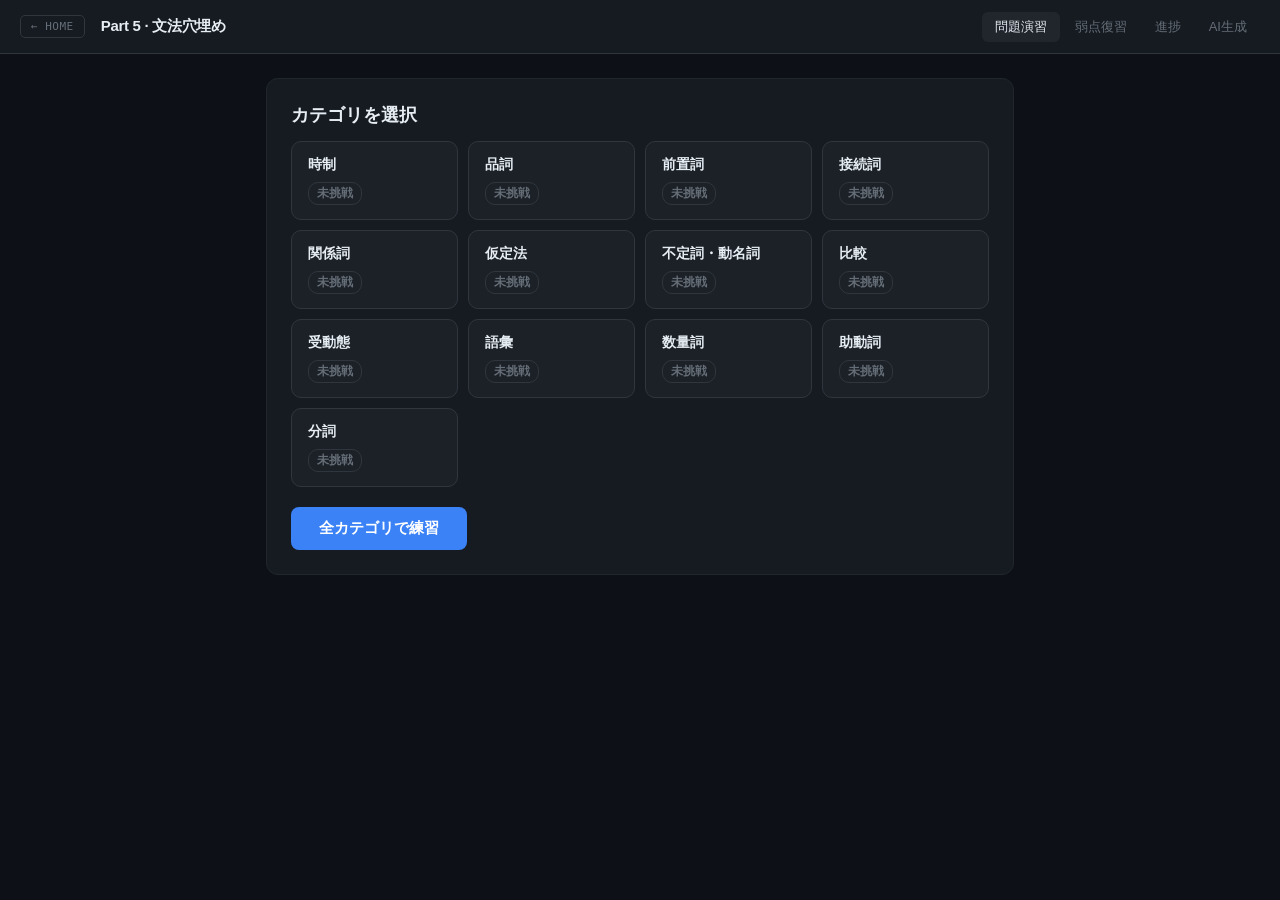
<file: part5.html>
<!DOCTYPE html>
<html lang="ja">
<head>
  <meta charset="UTF-8" />
  <meta name="viewport" content="width=device-width, initial-scale=1.0" />
  <title>TOEIC Part 5 — 文法穴埋め</title>
  <link rel="manifest" href="manifest.json" />
  <link rel="apple-touch-icon" href="apple-touch-icon.png" />
  <meta name="apple-mobile-web-app-capable" content="yes" />
  <meta name="apple-mobile-web-app-status-bar-style" content="black-translucent" />
  <meta name="apple-mobile-web-app-title" content="TOEIC Part 5" />
  <meta name="theme-color" content="#0d1117" />
  <link rel="stylesheet" href="style.css" />
</head>
<body>
  <div id="app">
    <!-- ナビゲーション -->
    <nav class="nav">
      <a class="nav-home-btn" href="index.html">← HOME</a>
      <div class="nav-brand">Part 5 · 文法穴埋め</div>
      <div class="nav-links">
        <button class="nav-btn active" data-page="practice" onclick="showPage('practice')">問題演習</button>
        <button class="nav-btn" data-page="review" onclick="showPage('review')">弱点復習</button>
        <button class="nav-btn" data-page="progress" onclick="showPage('progress')">進捗</button>
        <button class="nav-btn" data-page="generate" onclick="showPage('generate')">AI生成</button>
      </div>
    </nav>

    <!-- 問題演習ページ -->
    <div id="page-practice" class="page active">
      <div class="container">
        <!-- カテゴリ選択 -->
        <div id="category-select-area" class="card">
          <h2 class="section-title">カテゴリを選択</h2>
          <div id="category-grid" class="category-grid"></div>
          <div class="mt-20">
            <button class="btn btn-primary btn-lg" onclick="startPractice('all')">全カテゴリで練習</button>
          </div>
        </div>

        <!-- 問題表示エリア -->
        <div id="question-area" class="hidden">
          <div class="question-header">
            <span id="question-counter" class="question-counter"></span>
            <div class="timer-container">
              <span id="question-timer" class="timer-display">0:45</span>
              <span class="timer-label">残り時間</span>
            </div>
            <span id="question-category-badge" class="badge"></span>
          </div>
          <div class="card">
            <p id="question-text" class="question-text"></p>
            <div id="choices" class="choices"></div>
          </div>
          <div id="explanation-area" class="hidden">
            <div id="result-banner" class="result-banner"></div>
            <div id="time-taken-display" class="time-taken-display"></div>
            <div class="card explanation-card">
              <div id="translation-box" class="translation-box"></div>
              <h3 class="explanation-title">解説</h3>
              <p id="explanation-text" class="explanation-text"></p>
              <div id="grammar-point" class="grammar-point"></div>
            </div>
            <div class="btn-row">
              <button class="btn btn-secondary" onclick="endSession()">終了</button>
              <button class="btn btn-primary" onclick="nextQuestion()">次の問題 →</button>
            </div>
          </div>
        </div>

        <!-- セッション結果 -->
        <div id="session-result" class="hidden">
          <div class="card result-card">
            <h2 class="result-title">セッション結果</h2>
            <div class="result-score-area">
              <div class="result-score" id="result-score-display"></div>
              <div class="result-label">正解率</div>
            </div>
            <div id="result-stats" class="result-stats"></div>
            <div class="btn-row">
              <button class="btn btn-secondary" onclick="showCategorySelect()">カテゴリ選択へ</button>
              <button class="btn btn-primary" onclick="startPractice(currentCategory)">もう一度</button>
            </div>
          </div>
        </div>
      </div>
    </div>

    <!-- 弱点復習ページ -->
    <div id="page-review" class="page hidden">
      <div class="container">
        <div class="card">
          <h2 class="section-title">弱点復習</h2>
          <p class="section-desc">間違えた問題・苦手な問題をもう一度解きましょう</p>
          <div id="review-list"></div>
          <div id="review-empty" class="empty-msg hidden">
            間違えた問題がまだありません。問題演習から始めましょう！
          </div>
        </div>
        <div id="review-question-area" class="hidden">
          <div class="question-header">
            <span id="review-counter" class="question-counter"></span>
            <div class="timer-container">
              <span id="review-timer" class="timer-display">0:45</span>
              <span class="timer-label">残り時間</span>
            </div>
            <span id="review-category-badge" class="badge"></span>
          </div>
          <div class="card">
            <p id="review-question-text" class="question-text"></p>
            <div id="review-choices" class="choices"></div>
          </div>
          <div id="review-explanation-area" class="hidden">
            <div id="review-result-banner" class="result-banner"></div>
            <div id="review-time-taken-display" class="time-taken-display"></div>
            <div class="card explanation-card">
              <div id="review-translation-box" class="translation-box"></div>
              <h3 class="explanation-title">解説</h3>
              <p id="review-explanation-text" class="explanation-text"></p>
              <div id="review-grammar-point" class="grammar-point"></div>
            </div>
            <div class="btn-row">
              <button class="btn btn-secondary" onclick="endReview()">復習リストへ</button>
              <button class="btn btn-primary" onclick="nextReviewQuestion()">次の問題 →</button>
            </div>
          </div>
        </div>
      </div>
    </div>

    <!-- 進捗ページ -->
    <div id="page-progress" class="page hidden">
      <div class="container">
        <div class="card">
          <h2 class="section-title">学習進捗</h2>
          <div class="stats-overview" id="stats-overview"></div>
        </div>
        <div class="card">
          <h3 class="section-title">カテゴリ別成績</h3>
          <div id="category-stats"></div>
        </div>
        <div class="card">
          <h3 class="section-title">最近の学習履歴</h3>
          <div id="history-list"></div>
        </div>
        <div class="mt-20">
          <button class="btn btn-danger" onclick="resetProgress()">進捗をリセット</button>
        </div>
      </div>
    </div>

    <!-- AI生成ページ -->
    <div id="page-generate" class="page hidden">
      <div class="container">
        <div class="card">
          <h2 class="section-title">AI問題生成</h2>
          <p class="section-desc">Anthropic APIで新しいTOEIC Part 5問題を自動生成します</p>

          <div class="api-key-area">
            <label class="form-label">Anthropic APIキー</label>
            <input type="password" id="api-key-input" class="form-input" placeholder="sk-ant-..." />
            <p class="form-hint">キーはこのブラウザのローカルストレージにのみ保存されます</p>
          </div>

          <div class="gen-options">
            <div class="form-group">
              <label class="form-label">カテゴリ</label>
              <select id="gen-category" class="form-select"></select>
            </div>
            <div class="form-group">
              <label class="form-label">生成数</label>
              <select id="gen-count" class="form-select">
                <option value="1">1問</option>
                <option value="3" selected>3問</option>
                <option value="5">5問</option>
                <option value="10">10問</option>
                <option value="15">15問</option>
                <option value="20">20問</option>
              </select>
            </div>
          </div>

          <button id="generate-btn" class="btn btn-primary btn-lg" onclick="generateQuestions()">AIで問題を生成</button>
          <div id="gen-status" class="gen-status"></div>
        </div>

        <div class="card">
          <h3 class="section-title">生成済み問題</h3>
          <div id="generated-list"></div>
        </div>
      </div>
    </div>
  </div>

  <script src="questions.js"></script>
  <script src="app.js"></script>
</body>
</html>
</file>
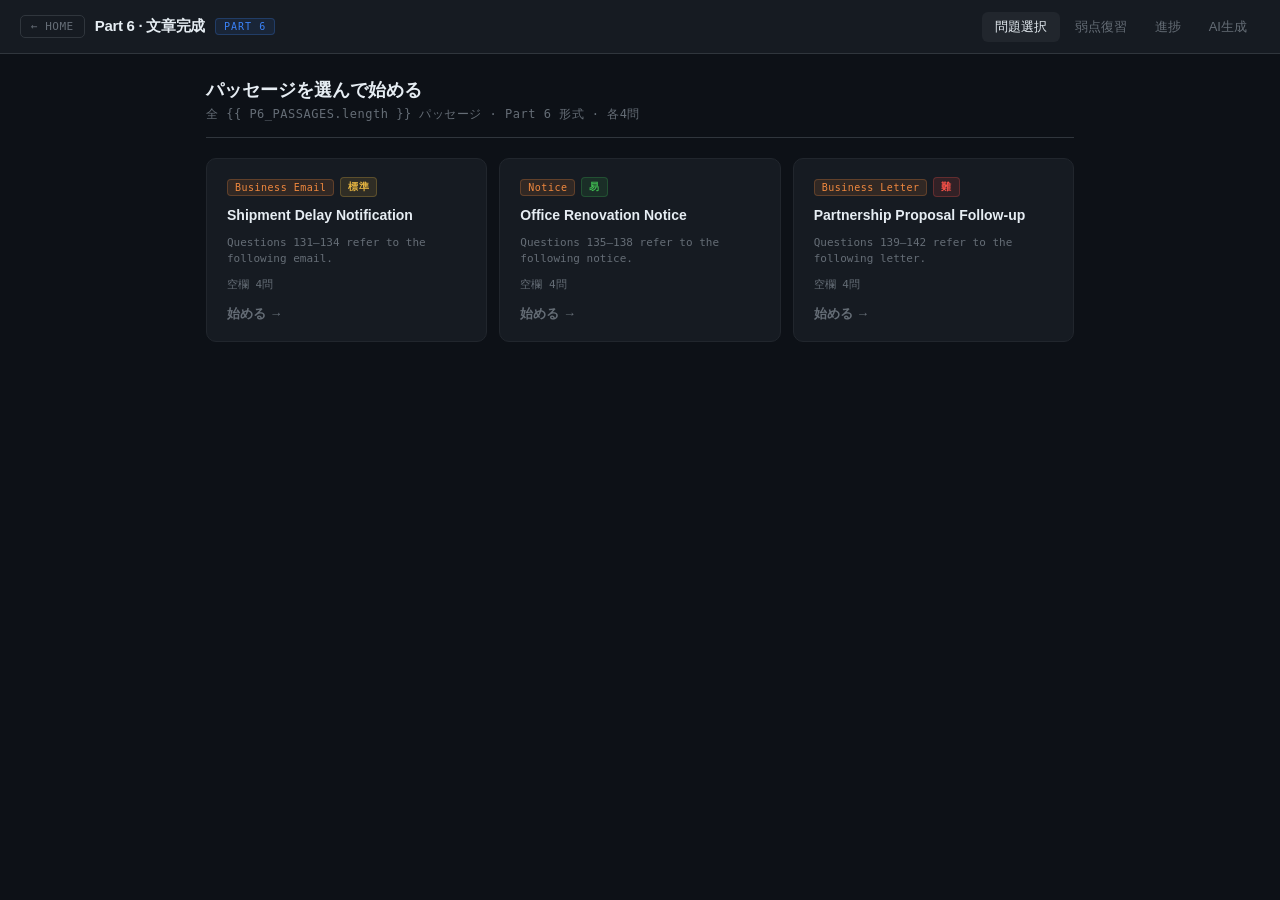
<file: part6.html>
<!DOCTYPE html>
<html lang="ja">
<head>
  <meta charset="UTF-8" />
  <meta name="viewport" content="width=device-width, initial-scale=1.0" />
  <title>TOEIC Part 6 — 文章完成</title>
  <link rel="manifest" href="manifest.json" />
  <link rel="apple-touch-icon" href="apple-touch-icon.png" />
  <meta name="apple-mobile-web-app-capable" content="yes" />
  <meta name="apple-mobile-web-app-status-bar-style" content="black-translucent" />
  <meta name="apple-mobile-web-app-title" content="TOEIC Part 6" />
  <meta name="theme-color" content="#0d1117" />
  <link rel="stylesheet" href="shared.css" />
  <style>
    /* ── Part 6 specific styles ── */
    .p6-page { min-height: calc(100vh - 54px); }

    /* ── Select page ── */
    .p6-select-container { max-width: 900px; margin: 0 auto; padding: 24px 16px; }
    .p6-page-header { border-bottom: 1px solid var(--border); padding-bottom: 14px; margin-bottom: 20px; }
    .p6-page-title  { font-size: 18px; font-weight: 700; color: var(--text); margin-bottom: 4px; }
    .p6-page-desc   { font-size: 12px; color: var(--text3); font-family: monospace; letter-spacing: 0.5px; }

    .p6-passage-grid {
      display: grid;
      grid-template-columns: repeat(auto-fill, minmax(280px, 1fr));
      gap: 12px;
    }
    .p6-passage-card {
      background: var(--surf);
      border: 1px solid var(--border2);
      border-radius: 10px;
      padding: 18px 20px;
      display: flex;
      flex-direction: column;
      gap: 9px;
      cursor: pointer;
      transition: border-color 0.15s;
    }
    .p6-passage-card:hover { border-color: var(--purple); }
    .p6-passage-card.done  { border-color: rgba(188,140,255,0.3); }
    .p6-card-meta  { display: flex; gap: 6px; align-items: center; flex-wrap: wrap; }
    .p6-card-title { font-size: 14px; font-weight: 600; color: var(--text); line-height: 1.4; }
    .p6-card-intro { font-size: 11px; color: var(--text3); font-family: monospace; line-height: 1.5; }
    .p6-card-stats { display: flex; gap: 12px; font-size: 11px; color: var(--text3); font-family: monospace; }
    .p6-card-btn {
      margin-top: 4px;
      font-size: 13px;
      font-weight: 600;
      color: var(--text3);
      transition: color 0.15s;
    }
    .p6-passage-card:hover .p6-card-btn { color: var(--purple); }
    .p6-type-badge {
      font-size: 10px;
      font-family: monospace;
      background: rgba(240,136,62,0.12);
      color: var(--orange);
      border: 1px solid rgba(240,136,62,0.25);
      border-radius: 4px;
      padding: 2px 7px;
      letter-spacing: 0.5px;
      white-space: nowrap;
    }
    .p6-ai-badge {
      font-size: 10px;
      font-family: monospace;
      background: rgba(188,140,255,0.1);
      color: var(--purple);
      border: 1px solid rgba(188,140,255,0.25);
      border-radius: 4px;
      padding: 2px 7px;
    }
    .p6-done-badge {
      font-size: 10px;
      font-family: monospace;
      background: rgba(63,185,80,0.1);
      color: var(--green);
      border: 1px solid rgba(63,185,80,0.25);
      border-radius: 4px;
      padding: 2px 7px;
    }
    .p6-sentence-tag {
      font-size: 9px;
      font-family: monospace;
      background: rgba(188,140,255,0.1);
      color: var(--purple);
      border: 1px solid rgba(188,140,255,0.25);
      border-radius: 3px;
      padding: 1px 5px;
      margin-left: 4px;
      vertical-align: middle;
    }

    /* ── Reading page ── */
    .p6-reading-header {
      display: flex;
      align-items: center;
      gap: 12px;
      padding: 16px 16px 12px;
      border-bottom: 1px solid var(--border2);
      flex-wrap: wrap;
      max-width: 1100px;
      margin: 0 auto;
    }
    .p6-reading-title { font-size: 14px; font-weight: 600; color: var(--text); flex: 1; min-width: 0; }
    .p6-score-box { display: flex; align-items: center; gap: 6px; background: var(--surf2); border-radius: 6px; padding: 5px 12px; }
    .p6-score-label { font-size: 10px; letter-spacing: 1px; color: var(--text3); font-family: monospace; }
    .p6-score-value { font-size: 16px; font-weight: 700; color: var(--text); font-family: monospace; }

    .p6-main-grid {
      display: grid;
      grid-template-columns: 1fr 1fr;
      gap: 0;
      max-width: 1100px;
      margin: 0 auto;
      min-height: calc(100vh - 120px);
    }
    @media (max-width: 720px) { .p6-main-grid { grid-template-columns: 1fr; } }

    .p6-passage-panel {
      padding: 20px 20px 32px;
      border-right: 1px solid var(--border2);
    }
    @media (max-width: 720px) { .p6-passage-panel { border-right: none; border-bottom: 1px solid var(--border2); } }

    .p6-questions-panel { padding: 20px 20px 32px; overflow-y: auto; }

    .p6-panel-label {
      font-size: 10px;
      letter-spacing: 2px;
      text-transform: uppercase;
      color: var(--text3);
      margin-bottom: 12px;
      display: flex;
      align-items: center;
      gap: 8px;
      font-family: monospace;
    }
    .p6-panel-line { flex: 1; height: 1px; background: var(--border); display: block; }

    /* Passage text */
    .p6-passage-intro { font-size: 11px; color: var(--text3); font-family: monospace; letter-spacing: 0.5px; margin-bottom: 14px; }
    .p6-passage-line  { font-size: 14px; line-height: 1.9; color: var(--text2); }
    .p6-gap           { height: 0.7em; }

    /* Inline blanks */
    .p6-blank {
      display: inline-block;
      background: rgba(188,140,255,0.12);
      border: 1px dashed rgba(188,140,255,0.4);
      border-radius: 4px;
      padding: 1px 8px;
      color: var(--purple);
      font-family: monospace;
      font-size: 12px;
      cursor: pointer;
      transition: background 0.1s;
    }
    .p6-blank:hover { background: rgba(188,140,255,0.2); }
    .p6-blank-filled {
      display: inline-block;
      border-radius: 4px;
      padding: 1px 8px;
      font-weight: 600;
      cursor: pointer;
      transition: background 0.1s;
      font-size: 13px;
    }
    .p6-blank-filled.pending { background: rgba(227,179,65,0.12); color: var(--yellow); border: 1px solid rgba(227,179,65,0.3); }
    .p6-blank-filled.correct { background: rgba(63,185,80,0.15);  color: var(--green);  border: 1px solid rgba(63,185,80,0.35); }
    .p6-blank-filled.wrong   { background: rgba(248,81,73,0.12);  color: var(--red);    border: 1px solid rgba(248,81,73,0.3);  }

    /* Questions */
    .p6-q-block {
      background: var(--surf);
      border: 1px solid var(--border2);
      border-radius: 10px;
      padding: 14px 16px;
      margin-bottom: 10px;
      transition: border-color 0.15s;
    }
    .p6-q-block.answered  { border-color: rgba(227,179,65,0.4); }
    .p6-q-block.correct   { border-color: rgba(63,185,80,0.4);  border-left: 4px solid var(--green); }
    .p6-q-block.incorrect { border-color: rgba(248,81,73,0.35); border-left: 4px solid var(--red);   }
    .p6-q-num {
      font-size: 10px;
      font-family: monospace;
      letter-spacing: 1px;
      color: var(--text3);
      text-transform: uppercase;
      margin-bottom: 10px;
    }
    .p6-choices { display: flex; flex-direction: column; gap: 6px; }
    .p6-choice {
      display: flex;
      align-items: flex-start;
      gap: 8px;
      padding: 9px 12px;
      background: var(--surf2);
      border: 1px solid var(--border);
      border-radius: 7px;
      cursor: pointer;
      text-align: left;
      font-size: 13px;
      color: var(--text2);
      width: 100%;
      font-family: inherit;
      transition: all 0.12s;
    }
    .p6-choice:hover:not(:disabled) { border-color: var(--accent); color: var(--text); }
    .p6-choice:disabled { cursor: default; }
    .p6-choice.selected   { border-color: var(--yellow); background: rgba(227,179,65,0.07); color: var(--text); }
    .p6-choice.correct-ans{ border-color: var(--green);  background: rgba(63,185,80,0.1);   color: var(--green); }
    .p6-choice.wrong-ans  { border-color: var(--red);    background: rgba(248,81,73,0.08);   color: var(--red); }
    .p6-choice-key { font-weight: 700; min-width: 16px; color: var(--text3); font-family: monospace; flex-shrink: 0; }
    .p6-explanation {
      margin-top: 10px;
      padding: 10px 12px;
      background: var(--surf2);
      border-left: 3px solid var(--yellow);
      border-radius: 0 6px 6px 0;
      font-size: 12px;
      line-height: 1.75;
      color: var(--text2);
    }
    .p6-exp-gp {
      font-size: 11px;
      font-family: monospace;
      color: var(--purple);
      margin-bottom: 5px;
      font-weight: 600;
    }

    /* Result banner */
    .p6-result-banner {
      display: flex;
      align-items: center;
      gap: 14px;
      padding: 12px 16px;
      border-radius: 8px;
      margin: 12px 16px;
      max-width: calc(1100px - 32px);
      margin-left: auto;
      margin-right: auto;
    }
    .p6-result-banner.success { background: rgba(63,185,80,0.1);  border: 1px solid rgba(63,185,80,0.3); }
    .p6-result-banner.good    { background: rgba(63,185,80,0.07); border: 1px solid rgba(63,185,80,0.2); }
    .p6-result-banner.ok      { background: rgba(227,179,65,0.08); border: 1px solid rgba(227,179,65,0.25); }
    .p6-result-banner.bad     { background: rgba(248,81,73,0.07); border: 1px solid rgba(248,81,73,0.2); }
    .p6-result-score { font-size: 24px; font-weight: 800; font-family: monospace; color: var(--text); }
    .p6-result-msg   { font-size: 13px; color: var(--text2); }

    /* Timer */
    .p6-timer-box { display: flex; align-items: center; gap: 6px; background: var(--surf2); border-radius: 6px; padding: 5px 12px; }
    .p6-timer-label { font-size: 10px; letter-spacing: 1px; color: var(--text3); font-family: monospace; }
    .p6-timer-value { font-size: 16px; font-weight: 700; font-family: monospace; color: var(--text); min-width: 36px; text-align: right; transition: color 0.3s; }
    .p6-timer-value.warning { color: var(--yellow); }
    .p6-timer-value.danger  { color: var(--red); animation: p6-pulse 0.8s ease-in-out infinite; }
    @keyframes p6-pulse { 0%,100% { opacity: 1; } 50% { opacity: 0.5; } }

    /* Footer */
    .p6-footer {
      display: flex;
      gap: 10px;
      justify-content: flex-end;
      padding: 12px 20px;
      border-top: 1px solid var(--border2);
      max-width: 1100px;
      margin: 0 auto;
      flex-wrap: wrap;
    }

    /* Progress page */
    .p6-prog-grid { display: grid; grid-template-columns: repeat(3, 1fr); gap: 10px; margin-bottom: 24px; }
    .p6-prog-stat { background: var(--surf); border: 1px solid var(--border2); border-radius: 10px; padding: 14px; text-align: center; }
    .p6-prog-num  { font-size: 30px; font-weight: 800; color: var(--purple); font-family: monospace; line-height: 1; }
    .p6-prog-label{ font-size: 11px; color: var(--text3); margin-top: 5px; font-family: monospace; letter-spacing: 0.5px; }
    .p6-prog-row  { display: grid; grid-template-columns: 1fr 1fr 120px; align-items: center; gap: 12px; padding: 9px 0; border-bottom: 1px solid var(--border2); }
    .p6-prog-row:last-child { border-bottom: none; }
    .p6-prog-row-title { font-size: 12px; color: var(--text2); line-height: 1.4; }
    .p6-prog-bar-wrap  { background: var(--surf2); height: 7px; border-radius: 3px; overflow: hidden; }
    .p6-prog-bar       { height: 100%; border-radius: 3px; transition: width 0.5s; min-width: 0; }
    .p6-prog-bar.good  { background: var(--green); }
    .p6-prog-bar.ok    { background: var(--yellow); }
    .p6-prog-bar.bad   { background: var(--red); }
    .p6-prog-info      { font-size: 11px; color: var(--text3); text-align: right; font-family: monospace; }

    /* Review page */
    .p6-review-card { background: var(--surf); border: 1px solid var(--border2); border-radius: 10px; padding: 16px 18px; margin-bottom: 12px; }
    .p6-review-header { display: flex; align-items: center; gap: 10px; margin-bottom: 12px; flex-wrap: wrap; }
    .p6-review-title  { font-size: 14px; font-weight: 600; color: var(--text); flex: 1; }
    .p6-review-start-btn { background: var(--surf2); border: 1px solid var(--border); border-radius: 6px; color: var(--text2); font-size: 12px; padding: 4px 12px; cursor: pointer; font-family: inherit; }
    .p6-review-start-btn:hover { border-color: var(--purple); color: var(--purple); }
    .p6-review-q { border-left: 3px solid var(--red); padding: 8px 12px; margin-bottom: 7px; border-radius: 0 6px 6px 0; background: rgba(248,81,73,0.04); }
    .p6-review-q:last-child { margin-bottom: 0; }
    .p6-review-q-num { font-size: 10px; color: var(--text3); font-family: monospace; margin-bottom: 3px; }
    .p6-review-q-ans { font-size: 12px; color: var(--green); font-weight: 600; margin-bottom: 2px; }
    .p6-review-q-exp { font-size: 11px; color: var(--text3); line-height: 1.65; }

    /* Generate page */
    .p6-gen-status { margin-top: 10px; font-size: 13px; font-weight: 600; min-height: 20px; }
    .p6-gen-status.generating { color: var(--accent); }
    .p6-gen-status.success    { color: var(--green); }
    .p6-gen-status.error      { color: var(--red); }
    .p6-gen-item { background: var(--surf2); border: 1px solid var(--border); border-radius: 8px; padding: 12px 14px; margin-bottom: 8px; display: flex; align-items: center; gap: 10px; flex-wrap: wrap; }
    .p6-gen-item-info { display: flex; align-items: center; gap: 8px; flex-wrap: wrap; flex: 1; }
    .p6-gen-title { font-size: 13px; font-weight: 600; color: var(--text); }
    .p6-gen-meta  { font-size: 11px; color: var(--text3); font-family: monospace; }
    .p6-gen-del-btn { background: rgba(248,81,73,0.1); border: 1px solid rgba(248,81,73,0.3); color: var(--red); font-size: 11px; padding: 4px 10px; border-radius: 5px; cursor: pointer; font-family: inherit; }
    .p6-gen-del-btn:hover { background: rgba(248,81,73,0.18); }

    /* Inline translation */
    .p6-trans-line {
      font-size: 12px; color: var(--text3); line-height: 1.65;
      padding: 3px 0 8px 10px;
      border-left: 2px solid rgba(188,140,255,0.3);
      margin-bottom: 2px; font-style: italic;
    }
    .p6-blank-arrow { font-size: 12px; color: var(--text3); margin: 0 4px; vertical-align: middle; }
    .p6-opt-wrap { display: flex; flex-direction: column; gap: 2px; }
    .p6-opt-trans { font-size: 11px; color: var(--text3); font-style: italic; }
    .p6-trans-line-blank { border-left-color: rgba(227,179,65,0.5); color: var(--text2); }
    .p6-trans-sentence { border-left-color: rgba(188,140,255,0.5); color: var(--text2); }
    .p6-translate-btn {
      font-size: 12px; font-weight: 600; cursor: pointer;
      background: var(--surf2); border: 1px solid var(--border); color: var(--accent);
      border-radius: 6px; padding: 6px 14px; font-family: inherit;
    }
    .p6-translate-btn:hover { border-color: var(--accent); }
    .p6-translate-status { font-size: 12px; margin-top: 6px; min-height: 16px; color: var(--text3); }

    /* Misc */
    .p6-empty { text-align: center; padding: 36px 16px; color: var(--text3); font-size: 13px; line-height: 1.9; }
  </style>
</head>
<body>

<!-- Nav -->
<nav class="t-nav">
  <a class="t-nav-home" href="index.html">← HOME</a>
  <div class="t-nav-brand">Part 6 · 文章完成</div>
  <span class="t-nav-part-badge">PART 6</span>
  <div class="t-nav-links">
    <button class="t-nav-btn active" data-page="select"   onclick="showPage('select')">問題選択</button>
    <button class="t-nav-btn"        data-page="review"   onclick="showPage('review')">弱点復習</button>
    <button class="t-nav-btn"        data-page="progress" onclick="showPage('progress')">進捗</button>
    <button class="t-nav-btn"        data-page="generate" onclick="showPage('generate')">AI生成</button>
  </div>
</nav>

<!-- ===== Page: 問題選択 ===== -->
<div id="page-select" class="p6-page">
  <div class="p6-select-container">
    <div class="p6-page-header">
      <div class="p6-page-title">パッセージを選んで始める</div>
      <div class="p6-page-desc">全 {{ P6_PASSAGES.length }} パッセージ · Part 6 形式 · 各4問</div>
    </div>
    <div class="p6-passage-grid" id="passage-card-grid"></div>
  </div>
</div>

<!-- ===== Page: Reading ===== -->
<div id="page-reading" class="p6-page hidden">

  <!-- Header -->
  <div class="p6-reading-header">
    <button class="t-btn t-btn-outline" onclick="showPage('select')" style="padding:6px 14px;font-size:12px">← 戻る</button>
    <div class="p6-reading-title" id="reading-title"></div>
    <div class="p6-score-box">
      <span class="p6-score-label">SCORE</span>
      <span class="p6-score-value" id="score-display">— / 4</span>
    </div>
    <div class="p6-timer-box">
      <span class="p6-timer-label">残り時間</span>
      <span class="p6-timer-value" id="p6-timer">3:00</span>
    </div>
  </div>

  <!-- Result Banner -->
  <div id="result-banner" class="p6-result-banner hidden"></div>

  <!-- Translation button (AI-generated passages only) -->
  <div id="translation-area" class="hidden" style="max-width:1100px;margin:0 auto;padding:4px 20px">
    <button id="translate-btn" class="p6-translate-btn" onclick="generateTranslation()">📖 AIで日本語訳を表示</button>
    <span id="translate-status" class="p6-translate-status"></span>
  </div>

  <!-- Intro line -->
  <div style="padding:8px 20px;max-width:1100px;margin:0 auto">
    <div id="reading-intro" class="p6-passage-intro"></div>
  </div>

  <!-- 2-column grid -->
  <div class="p6-main-grid">
    <!-- Passage -->
    <div class="p6-passage-panel">
      <div class="p6-panel-label">Passage <span class="p6-panel-line"></span></div>
      <div id="passage-body"></div>
    </div>
    <!-- Questions -->
    <div class="p6-questions-panel">
      <div class="p6-panel-label">Questions <span class="p6-panel-line"></span></div>
      <div id="questions-list"></div>
    </div>
  </div>

  <!-- Footer -->
  <div class="p6-footer">
    <button class="t-btn t-btn-outline" onclick="showPage('select')">← 問題選択</button>
    <button class="t-btn t-btn-outline hidden" id="retry-btn" onclick="retryPassage()">もう一度解く</button>
    <button class="t-btn t-btn-primary" id="submit-btn" onclick="submitAnswers()" disabled>答え合わせ</button>
  </div>
</div>

<!-- ===== Page: 弱点復習 ===== -->
<div id="page-review" class="p6-page hidden">
  <div class="p6-select-container">
    <div class="p6-page-header">
      <div class="p6-page-title">弱点復習</div>
      <div class="p6-page-desc">最後に間違えた問題 · 解説を読んで正確さを上げよう</div>
    </div>
    <div id="review-list"></div>
  </div>
</div>

<!-- ===== Page: 進捗 ===== -->
<div id="page-progress" class="p6-page hidden">
  <div class="p6-select-container">
    <div class="p6-page-header">
      <div class="p6-page-title">学習進捗</div>
      <div class="p6-page-desc">PART 6 PROGRESS</div>
    </div>
    <div class="p6-prog-grid" id="prog-overview"></div>
    <div class="p6-page-header" style="margin-top:8px">
      <div class="p6-page-title" style="font-size:15px">パッセージ別成績</div>
    </div>
    <div id="prog-rows"></div>
    <div style="margin-top:24px">
      <button class="t-btn t-btn-danger" onclick="resetProgress()">進捗をリセット</button>
    </div>
  </div>
</div>

<!-- ===== Page: AI生成 ===== -->
<div id="page-generate" class="p6-page hidden">
  <div class="p6-select-container">
    <div class="p6-page-header">
      <div class="p6-page-title">AI 問題生成</div>
      <div class="p6-page-desc">Anthropic API · Part 6 パッセージを自動生成</div>
    </div>

    <!-- API Key -->
    <div class="t-gen-card">
      <label class="t-form-label" for="gen-api-key">Anthropic API キー</label>
      <input type="password" id="gen-api-key" class="t-form-input" placeholder="sk-ant-..." />
      <div class="t-form-hint">キーはこのブラウザのローカルストレージにのみ保存されます</div>
    </div>

    <!-- Options -->
    <div class="t-gen-card">
      <div class="t-gen-options">
        <div>
          <label class="t-form-label">文書タイプ</label>
          <select id="gen-type" class="t-form-select">
            <option value="Business Email">Business Email（メール）</option>
            <option value="Memo">Memo（社内メモ）</option>
            <option value="Notice">Notice（お知らせ）</option>
            <option value="Article">Article（記事）</option>
            <option value="Business Letter">Business Letter（手紙）</option>
          </select>
        </div>
        <div>
          <label class="t-form-label">難易度</label>
          <select id="gen-difficulty" class="t-form-select">
            <option value="easy">Easy（基礎）</option>
            <option value="medium" selected>Medium（標準）</option>
            <option value="hard">Hard（上級）</option>
          </select>
        </div>
      </div>
      <button id="gen-btn" class="t-btn t-btn-primary t-btn-lg" onclick="generatePassage()">AI でパッセージを生成する</button>
      <div id="gen-status" class="p6-gen-status"></div>
    </div>

    <!-- Generated list -->
    <div class="p6-page-header" style="margin-top:8px">
      <div class="p6-page-title" style="font-size:15px">生成済みパッセージ</div>
    </div>
    <div id="generated-list"></div>
  </div>
</div>

<script src="part6-data.js"></script>
<script src="part6.js"></script>
</body>
</html>
</file>
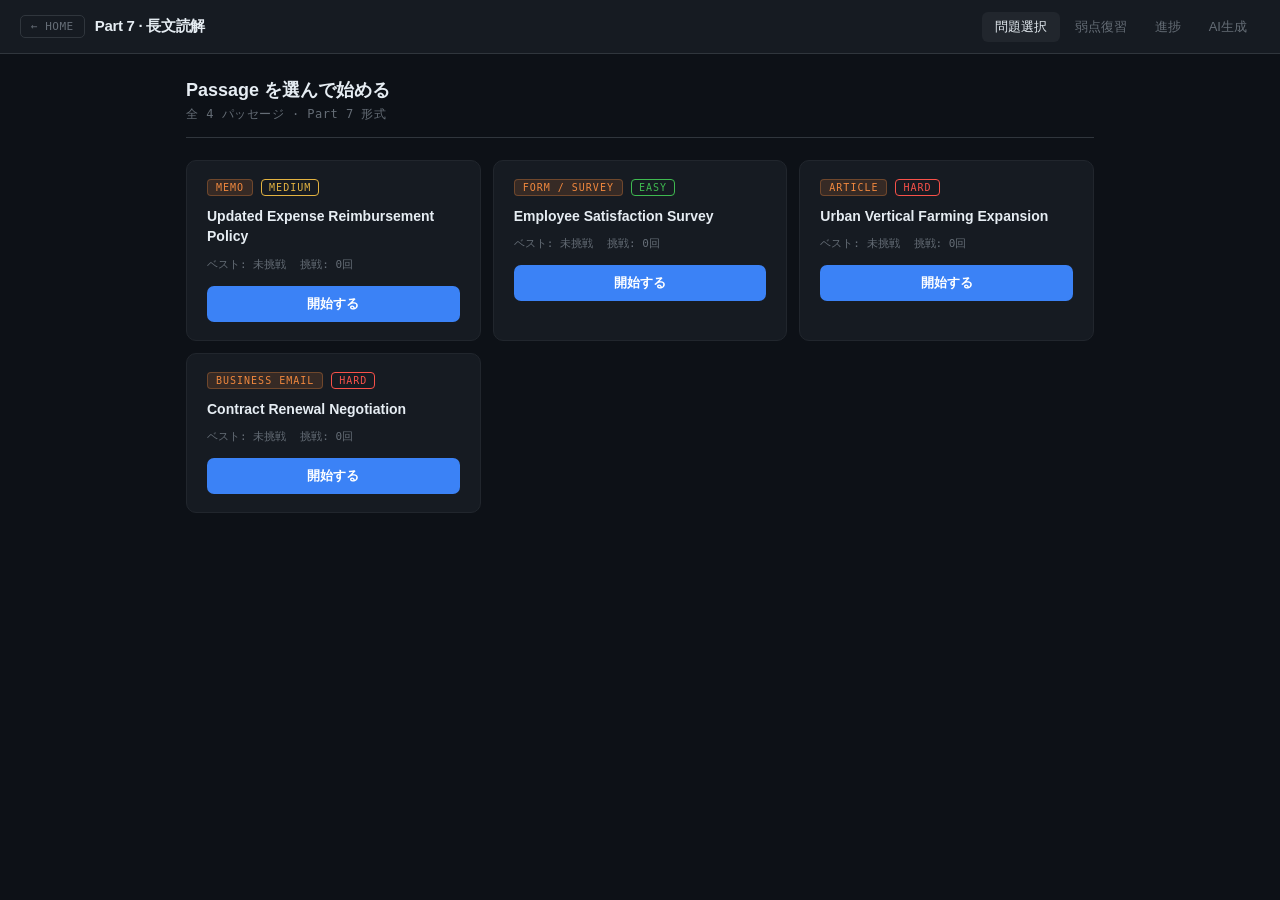
<file: reading.html>
<!DOCTYPE html>
<html lang="ja">
<head>
  <meta charset="UTF-8" />
  <meta name="viewport" content="width=device-width, initial-scale=1.0" />
  <title>TOEIC Reading — Part 7</title>
  <link rel="manifest" href="manifest.json" />
  <link rel="apple-touch-icon" href="apple-touch-icon.png" />
  <meta name="apple-mobile-web-app-capable" content="yes" />
  <meta name="apple-mobile-web-app-status-bar-style" content="black-translucent" />
  <meta name="apple-mobile-web-app-title" content="TOEIC Reading" />
  <meta name="theme-color" content="#0d1117" />
  <link rel="stylesheet" href="reading.css" />
</head>
<body>

  <!-- ===== Nav ===== -->
  <nav class="r-nav">
    <a class="r-nav-back" href="index.html">← HOME</a>
    <div class="r-nav-brand">Part 7 · 長文読解</div>
    <div class="r-nav-links">
      <button class="r-nav-btn active" data-page="select" onclick="showPage('select')">問題選択</button>
      <button class="r-nav-btn" data-page="review" onclick="showPage('review')">弱点復習</button>
      <button class="r-nav-btn" data-page="progress" onclick="showPage('progress')">進捗</button>
      <button class="r-nav-btn" data-page="generate" onclick="showPage('generate')">AI生成</button>
    </div>
  </nav>

  <!-- ===== Page: 問題選択 ===== -->
  <div id="page-select" class="r-page">
    <div class="r-container">
      <div class="r-section-header">
        <div class="r-page-title">Passage を選んで始める</div>
        <div class="r-page-desc">全 4 パッセージ · Part 7 形式</div>
      </div>
      <div class="passage-card-grid" id="passage-card-grid"></div>
    </div>
  </div>

  <!-- ===== Page: Reading ===== -->
  <div id="page-reading" class="r-page hidden">
    <div class="r-container">

      <!-- Reading header -->
      <div class="r-reading-header">
        <button class="r-btn r-btn-outline" onclick="showPage('select')">← 戻る</button>
        <div style="flex:1; min-width:0">
          <div class="r-reading-title" id="reading-title-display"></div>
          <div class="r-page-desc" id="reading-meta-display"></div>
        </div>
        <div class="r-timer-box" id="timer-box">
          <span class="r-timer-label">TIME</span>
          <span class="r-timer-value" id="timer-display">00:00</span>
        </div>
        <div class="r-score-box">
          <span class="r-score-label">SCORE</span>
          <span class="r-score-value" id="score-display">— / —</span>
        </div>
      </div>

      <!-- Result Banner -->
      <div id="result-banner" class="r-result-banner hidden"></div>

      <!-- 2-column grid -->
      <div class="r-main-grid">
        <div class="r-passage-panel">
          <div class="r-panel-label">Passage <span class="r-panel-line"></span></div>
          <div class="r-passage-meta" id="passage-meta"></div>
          <div class="r-passage-title" id="passage-title"></div>
          <div class="r-passage-body" id="passage-body"></div>
        </div>
        <div>
          <div class="r-panel-label">Questions <span class="r-panel-line"></span></div>
          <div id="questions-list"></div>
        </div>
      </div>

      <!-- Footer actions -->
      <div class="r-footer">
        <button class="r-btn r-btn-outline" onclick="showPage('select')">← 問題選択に戻る</button>
        <button class="r-btn r-btn-outline hidden" id="retry-btn" onclick="retryPassage()">もう一度解く</button>
        <button class="r-btn r-btn-solid" id="submit-btn" onclick="submitAnswers()" disabled>Submit Answers</button>
      </div>

    </div>
  </div>

  <!-- ===== Page: 弱点復習 ===== -->
  <div id="page-review" class="r-page hidden">
    <div class="r-container">
      <div class="r-section-header">
        <div class="r-page-title">弱点復習</div>
        <div class="r-page-desc">最後の挑戦で間違えた問題 · 再挑戦して正確さを上げよう</div>
      </div>
      <div id="review-list"></div>
    </div>
  </div>

  <!-- ===== Page: 進捗 ===== -->
  <div id="page-progress" class="r-page hidden">
    <div class="r-container">
      <div class="r-section-header">
        <div class="r-page-title">学習進捗</div>
        <div class="r-page-desc">PART 7 READING PROGRESS</div>
      </div>
      <div class="prog-overview" id="prog-overview"></div>
      <div class="r-section-header" style="margin-top:8px">
        <div class="r-page-title" style="font-size:1.1rem">パッセージ別成績</div>
      </div>
      <div id="prog-rows"></div>
      <div style="margin-top:28px">
        <button class="r-btn r-btn-danger" onclick="resetProgress()">進捗をリセット</button>
      </div>
    </div>
  </div>

  <!-- ===== Page: AI生成 ===== -->
  <div id="page-generate" class="r-page hidden">
    <div class="r-container">
      <div class="r-section-header">
        <div class="r-page-title">AI 問題生成</div>
        <div class="r-page-desc">Anthropic API · Part 7 パッセージを自動生成</div>
      </div>

      <!-- API Key -->
      <div class="gen-card">
        <label class="gen-label" for="gen-api-key">Anthropic API キー</label>
        <input type="password" id="gen-api-key" class="gen-input" placeholder="sk-ant-..." />
        <div class="gen-hint">キーはこのブラウザのローカルストレージにのみ保存されます</div>
      </div>

      <!-- Options -->
      <div class="gen-card">
        <div class="gen-options">
          <div>
            <label class="gen-label">文書タイプ</label>
            <select id="gen-type" class="gen-select">
              <option value="Memo">Memo（社内メモ）</option>
              <option value="Business Email">Business Email（メール）</option>
              <option value="Article">Article（記事）</option>
              <option value="Form / Survey">Form（フォーム）</option>
              <option value="Notice">Notice（お知らせ）</option>
              <option value="Advertisement">Advertisement（広告）</option>
            </select>
          </div>
          <div>
            <label class="gen-label">難易度</label>
            <select id="gen-difficulty" class="gen-select">
              <option value="easy">Easy（基礎）</option>
              <option value="medium" selected>Medium（標準）</option>
              <option value="hard">Hard（上級）</option>
            </select>
          </div>
          <div>
            <label class="gen-label">問題数</label>
            <select id="gen-qcount" class="gen-select">
              <option value="2">2問</option>
              <option value="3" selected>3問</option>
              <option value="4">4問</option>
            </select>
          </div>
        </div>
        <button id="gen-btn" class="r-btn r-btn-solid" onclick="generatePassage()">AI でパッセージを生成する</button>
        <div id="gen-status" class="gen-status"></div>
      </div>

      <!-- Generated list -->
      <div class="r-section-header" style="margin-top:8px">
        <div class="r-page-title" style="font-size:1.1rem">生成済みパッセージ</div>
      </div>
      <div id="generated-list"></div>
    </div>
  </div>

  <script src="reading-data.js"></script>
  <script src="reading.js"></script>
</body>
</html>
</file>
<file: style.css>
/* ===== Part 5 — Dark Unified Theme ===== */
*, *::before, *::after { box-sizing: border-box; margin: 0; padding: 0; }
body {
  font-family: -apple-system, BlinkMacSystemFont, 'Segoe UI', 'Helvetica Neue', Arial, sans-serif;
  background: #0d1117;
  color: #e6edf3;
  min-height: 100vh;
}
.hidden { display: none !important; }
.mt-20 { margin-top: 20px; }

/* ===== Nav ===== */
.nav {
  background: #161b22;
  border-bottom: 1px solid #30363d;
  padding: 0 20px;
  display: flex;
  align-items: center;
  gap: 10px;
  height: 54px;
  position: sticky;
  top: 0;
  z-index: 100;
}
.nav-brand {
  font-size: 15px;
  font-weight: 700;
  color: #e6edf3;
  letter-spacing: -0.3px;
  white-space: nowrap;
}
.nav-links { display: flex; gap: 2px; margin-left: auto; overflow-x: auto; }
.nav-btn {
  background: transparent;
  border: none;
  color: #656d76;
  padding: 6px 13px;
  border-radius: 6px;
  cursor: pointer;
  font-size: 13px;
  font-weight: 500;
  transition: all 0.15s;
  white-space: nowrap;
  font-family: inherit;
  text-decoration: none;
  display: inline-block;
}
.nav-btn:hover { background: #1c2128; color: #8b949e; }
.nav-btn.active { background: #21262d; color: #e6edf3; }
a.nav-btn { text-decoration: none; }
.nav-home-btn {
  font-size: 11px;
  font-family: monospace;
  letter-spacing: 0.5px;
  color: #656d76;
  text-decoration: none;
  padding: 4px 10px;
  border: 1px solid #30363d;
  border-radius: 5px;
  transition: all 0.15s;
  white-space: nowrap;
  flex-shrink: 0;
  margin-right: 6px;
}
.nav-home-btn:hover { border-color: #3b82f6; color: #3b82f6; }

/* ===== Container ===== */
.container { max-width: 780px; margin: 0 auto; padding: 24px 16px; }
.page { min-height: calc(100vh - 54px); }

/* ===== Card ===== */
.card {
  background: #161b22;
  border: 1px solid #21262d;
  border-radius: 12px;
  padding: 24px;
  margin-bottom: 14px;
}

/* ===== Section titles ===== */
.section-title { font-size: 18px; font-weight: 700; color: #e6edf3; margin-bottom: 14px; }
.section-desc   { color: #8b949e; margin-bottom: 18px; font-size: 13px; }

/* ===== Category grid ===== */
.category-grid {
  display: grid;
  grid-template-columns: repeat(auto-fill, minmax(150px, 1fr));
  gap: 10px;
  margin-bottom: 8px;
}
.cat-btn {
  display: flex;
  flex-direction: column;
  align-items: flex-start;
  gap: 8px;
  background: #1c2128;
  border: 1px solid #30363d;
  border-radius: 10px;
  padding: 14px 16px;
  cursor: pointer;
  transition: all 0.15s;
  text-align: left;
}
.cat-btn:hover { border-color: #3b82f6; background: rgba(59,130,246,0.06); }
.cat-name { font-size: 14px; font-weight: 600; color: #e6edf3; }
.cat-rate {
  font-size: 12px;
  font-weight: 700;
  padding: 2px 8px;
  border-radius: 10px;
  font-family: monospace;
}
.cat-rate.good { background: rgba(63,185,80,0.12);  color: #3fb950; border: 1px solid rgba(63,185,80,0.25); }
.cat-rate.ok   { background: rgba(227,179,65,0.12); color: #e3b341; border: 1px solid rgba(227,179,65,0.25); }
.cat-rate.bad  { background: rgba(248,81,73,0.12);  color: #f85149; border: 1px solid rgba(248,81,73,0.25); }
.cat-rate.none { background: #1c2128; color: #656d76; border: 1px solid #30363d; }

/* ===== AI Sets ===== */
.ai-sets-label {
  font-size: 10px; font-family: monospace; letter-spacing: 2px;
  color: #656d76; margin: 16px 0 8px; text-transform: uppercase;
}
.ai-set-grid {
  display: grid;
  grid-template-columns: repeat(auto-fill, minmax(180px, 1fr));
  gap: 10px;
}
.ai-set-btn {
  display: flex; flex-direction: column; align-items: flex-start; gap: 6px;
  background: rgba(188,140,255,0.05); border: 1px solid rgba(188,140,255,0.25);
  border-radius: 10px; padding: 12px 14px; cursor: pointer;
  transition: all 0.15s; text-align: left; position: relative; width: 100%;
}
.ai-set-btn:hover { border-color: #bc8cff; background: rgba(188,140,255,0.1); }
.ai-set-no   { font-size: 13px; font-weight: 700; color: #bc8cff; font-family: monospace; }
.ai-set-date { font-size: 11px; color: #656d76; font-family: monospace; }
.ai-set-count{ font-size: 11px; color: #8b949e; }
.ai-set-del  {
  position: absolute; top: 8px; right: 8px; background: none; border: none;
  color: #656d76; cursor: pointer; font-size: 13px; padding: 2px 5px;
  border-radius: 4px; opacity: 0; transition: opacity 0.15s;
}
.ai-set-btn:hover .ai-set-del { opacity: 1; }
.ai-set-del:hover { color: #f85149; }

/* ===== Question header ===== */
.question-header {
  display: flex;
  align-items: center;
  justify-content: space-between;
  margin-bottom: 12px;
}
.question-counter { font-size: 13px; color: #8b949e; font-weight: 600; font-family: monospace; }
.badge {
  background: rgba(59,130,246,0.12);
  color: #3b82f6;
  border: 1px solid rgba(59,130,246,0.25);
  font-size: 11px;
  font-weight: 600;
  padding: 2px 10px;
  border-radius: 10px;
  font-family: monospace;
  letter-spacing: 0.3px;
}

/* ===== Question text ===== */
.question-text {
  font-size: 17px;
  line-height: 1.75;
  color: #e6edf3;
  margin-bottom: 20px;
  font-weight: 500;
}

/* ===== Choices ===== */
.choices { display: flex; flex-direction: column; gap: 8px; }
.choice-btn {
  background: #1c2128;
  border: 1px solid #30363d;
  border-radius: 8px;
  padding: 13px 16px;
  text-align: left;
  font-size: 15px;
  cursor: pointer;
  transition: all 0.15s;
  color: #e6edf3;
  font-weight: 500;
  font-family: inherit;
}
.choice-btn:hover:not(:disabled) { border-color: #3b82f6; background: rgba(59,130,246,0.07); }
.choice-btn:disabled { cursor: default; }
.choice-btn.correct  { background: rgba(63,185,80,0.12);  border-color: #3fb950; color: #3fb950; }
.choice-btn.incorrect{ background: rgba(248,81,73,0.10);  border-color: #f85149; color: #f85149; }

/* ===== Result / Explanation ===== */
.result-banner {
  padding: 12px 16px;
  border-radius: 8px;
  font-size: 15px;
  font-weight: 700;
  margin-bottom: 12px;
}
.result-banner.correct  { background: rgba(63,185,80,0.12);  color: #3fb950; border: 1px solid rgba(63,185,80,0.25); }
.result-banner.incorrect{ background: rgba(248,81,73,0.10);  color: #f85149; border: 1px solid rgba(248,81,73,0.25); }

.explanation-card { border-left: 3px solid #3b82f6; }
.translation-box {
  background: #1c2128;
  border-radius: 6px;
  padding: 10px 14px;
  margin-bottom: 14px;
  font-size: 14px;
  color: #8b949e;
  line-height: 1.65;
}
.translation-box::before {
  content: "日本語訳";
  display: block;
  font-size: 10px;
  font-weight: 700;
  color: #656d76;
  letter-spacing: 1px;
  margin-bottom: 4px;
  font-family: monospace;
}
.explanation-title { font-size: 14px; font-weight: 700; color: #3b82f6; margin-bottom: 8px; }
.explanation-text  { font-size: 14px; line-height: 1.75; color: #8b949e; margin-bottom: 12px; }
.grammar-point {
  background: rgba(59,130,246,0.08);
  border: 1px solid rgba(59,130,246,0.2);
  border-radius: 6px;
  padding: 9px 12px;
  font-size: 13px;
  color: #3b82f6;
  font-weight: 600;
  font-family: monospace;
}

/* ===== Buttons ===== */
.btn {
  padding: 10px 22px;
  border-radius: 8px;
  border: none;
  font-size: 14px;
  font-weight: 600;
  cursor: pointer;
  transition: all 0.15s;
  font-family: inherit;
}
.btn-primary   { background: #3b82f6; color: #fff; }
.btn-primary:hover   { background: #2563eb; }
.btn-secondary { background: #1c2128; border: 1px solid #30363d; color: #8b949e; }
.btn-secondary:hover { background: #21262d; color: #e6edf3; }
.btn-danger    { background: rgba(248,81,73,0.1); border: 1px solid rgba(248,81,73,0.3); color: #f85149; }
.btn-danger:hover    { background: rgba(248,81,73,0.18); }
.btn-lg { padding: 12px 28px; font-size: 15px; }
.btn-row { display: flex; gap: 10px; justify-content: flex-end; margin-top: 14px; }

/* ===== Session result ===== */
.result-card { text-align: center; }
.result-title { font-size: 20px; font-weight: 700; margin-bottom: 22px; color: #e6edf3; }
.result-score-area { margin-bottom: 20px; }
.result-score { font-size: 60px; font-weight: 800; color: #3b82f6; line-height: 1; font-family: monospace; }
.result-label { font-size: 14px; color: #8b949e; margin-top: 8px; }
.result-stats { display: flex; justify-content: center; gap: 28px; margin-bottom: 22px; }
.stat-row { display: flex; flex-direction: column; align-items: center; gap: 4px; }
.stat-row span { font-size: 12px; color: #8b949e; }
.stat-row strong { font-size: 22px; font-weight: 700; color: #e6edf3; font-family: monospace; }

/* ===== Progress page ===== */
.stats-overview {
  display: grid;
  grid-template-columns: repeat(3, 1fr);
  gap: 12px;
}
.stat-card {
  background: #1c2128;
  border-radius: 10px;
  padding: 18px;
  text-align: center;
  border: 1px solid #30363d;
}
.stat-num   { font-size: 32px; font-weight: 800; color: #3b82f6; font-family: monospace; }
.stat-label { font-size: 12px; color: #8b949e; margin-top: 5px; font-weight: 500; }

.cat-stat-row {
  display: grid;
  grid-template-columns: 100px 1fr 120px;
  align-items: center;
  gap: 12px;
  padding: 9px 0;
  border-bottom: 1px solid #21262d;
}
.cat-stat-row:last-child { border-bottom: none; }
.cat-stat-name { font-size: 13px; font-weight: 600; color: #e6edf3; }
.cat-stat-bar-wrap {
  background: #21262d;
  border-radius: 4px;
  height: 8px;
  overflow: hidden;
}
.cat-stat-bar {
  height: 100%;
  border-radius: 4px;
  transition: width 0.4s ease;
  min-width: 4px;
}
.bar-good { background: #3fb950; }
.bar-ok   { background: #e3b341; }
.bar-bad  { background: #f85149; }
.cat-stat-info { font-size: 12px; color: #8b949e; text-align: right; font-family: monospace; }

.history-item {
  display: flex;
  align-items: center;
  gap: 10px;
  padding: 7px 0;
  border-bottom: 1px solid #21262d;
}
.history-item:last-child { border-bottom: none; }
.history-date   { font-size: 12px; color: #656d76; min-width: 80px; font-family: monospace; }
.history-result { font-size: 13px; font-weight: 600; }
.correct-text   { color: #3fb950; }
.incorrect-text { color: #f85149; }

/* ===== Review ===== */
.review-summary { font-size: 15px; font-weight: 600; color: #e6edf3; margin-bottom: 14px; }
.wrong-list { display: flex; flex-direction: column; gap: 6px; margin-bottom: 8px; }
.wrong-item {
  display: flex;
  align-items: center;
  gap: 10px;
  padding: 10px 12px;
  background: rgba(248,81,73,0.05);
  border-radius: 7px;
  border: 1px solid rgba(248,81,73,0.18);
}
.wrong-text { font-size: 13px; color: #8b949e; }
.empty-msg  { color: #656d76; text-align: center; padding: 24px; font-size: 13px; }

/* ===== Timer ===== */
.timer-container {
  display: flex;
  flex-direction: column;
  align-items: center;
  gap: 2px;
}
.timer-display {
  font-size: 22px;
  font-weight: 800;
  color: #3fb950;
  font-family: monospace;
  font-variant-numeric: tabular-nums;
  line-height: 1;
  transition: color 0.3s;
  min-width: 48px;
  text-align: center;
}
.timer-display.warning { color: #e3b341; }
.timer-display.danger {
  color: #f85149;
  animation: timer-pulse 0.6s ease-in-out infinite;
}
@keyframes timer-pulse {
  0%, 100% { opacity: 1; }
  50% { opacity: 0.35; }
}
.timer-label { font-size: 10px; color: #656d76; font-weight: 500; letter-spacing: 0.5px; font-family: monospace; }
.time-taken-display { font-size: 12px; color: #656d76; text-align: right; margin-bottom: 6px; font-family: monospace; }

/* ===== AI Generate page ===== */
.api-key-area { margin-bottom: 18px; }
.form-label { display: block; font-size: 12px; font-weight: 600; color: #8b949e; margin-bottom: 5px; font-family: monospace; letter-spacing: 0.5px; }
.form-input {
  width: 100%;
  padding: 9px 12px;
  border: 1px solid #30363d;
  border-radius: 7px;
  font-size: 13px;
  color: #e6edf3;
  background: #0d1117;
  outline: none;
  transition: border-color 0.15s;
  font-family: monospace;
}
.form-input:focus { border-color: #3b82f6; }
.form-hint { font-size: 11px; color: #656d76; margin-top: 5px; line-height: 1.5; }
.gen-options { display: flex; gap: 14px; margin-bottom: 18px; }
.form-group { flex: 1; }
.form-select {
  width: 100%;
  padding: 9px 12px;
  border: 1px solid #30363d;
  border-radius: 7px;
  font-size: 13px;
  color: #e6edf3;
  background: #0d1117;
  outline: none;
  cursor: pointer;
  font-family: inherit;
}
.form-select:focus { border-color: #3b82f6; }
.gen-status { margin-top: 12px; font-size: 13px; font-weight: 600; min-height: 20px; }
.gen-status.generating { color: #3b82f6; }
.gen-status.success    { color: #3fb950; }
.gen-status.error      { color: #f85149; }
.gen-summary { font-size: 14px; font-weight: 600; color: #e6edf3; margin-bottom: 10px; }
.gen-item {
  display: flex;
  align-items: center;
  gap: 10px;
  padding: 10px 12px;
  background: #1c2128;
  border-radius: 7px;
  border: 1px solid #30363d;
  margin-bottom: 6px;
}
.gen-text { flex: 1; font-size: 13px; color: #8b949e; }
.btn-icon {
  background: none;
  border: none;
  color: #656d76;
  cursor: pointer;
  font-size: 14px;
  padding: 2px 8px;
  border-radius: 4px;
  transition: all 0.15s;
  flex-shrink: 0;
}
.btn-icon:hover { background: rgba(248,81,73,0.1); color: #f85149; }

/* ===== Responsive ===== */
@media (max-width: 480px) {
  .stats-overview { gap: 8px; }
  .stat-num { font-size: 24px; }
  .cat-stat-row { grid-template-columns: 70px 1fr 80px; }
  .result-score { font-size: 48px; }
  .btn-row { flex-direction: column; }
  .btn { width: 100%; text-align: center; }
  .gen-options { flex-direction: column; }
}
</file>
<file: shared.css>
/* ===== TOEIC Trainer · Shared Design System ===== */
*, *::before, *::after { box-sizing: border-box; margin: 0; padding: 0; }
.hidden { display: none !important; }

:root {
  --bg:      #0d1117;
  --surf:    #161b22;
  --surf2:   #1c2128;
  --surf3:   #21262d;
  --border:  #30363d;
  --border2: #21262d;
  --text:    #e6edf3;
  --text2:   #8b949e;
  --text3:   #656d76;
  --accent:  #3b82f6;
  --accent2: #1d6bd4;
  --green:   #3fb950;
  --red:     #f85149;
  --yellow:  #e3b341;
  --purple:  #bc8cff;
  --orange:  #f0883e;
}

body {
  font-family: -apple-system, BlinkMacSystemFont, 'Segoe UI', 'Helvetica Neue', Arial, sans-serif;
  background: var(--bg);
  color: var(--text);
  min-height: 100vh;
  font-size: 14px;
}

/* ===== Shared Top Nav ===== */
.t-nav {
  background: var(--surf);
  border-bottom: 1px solid var(--border);
  padding: 0 20px;
  display: flex;
  align-items: center;
  gap: 10px;
  height: 54px;
  position: sticky;
  top: 0;
  z-index: 100;
}
.t-nav-home {
  font-size: 11px;
  font-family: monospace;
  letter-spacing: 0.5px;
  color: var(--text3);
  text-decoration: none;
  padding: 4px 10px;
  border: 1px solid var(--border);
  border-radius: 5px;
  transition: all 0.15s;
  white-space: nowrap;
  flex-shrink: 0;
}
.t-nav-home:hover { border-color: var(--accent); color: var(--accent); }
.t-nav-brand {
  font-size: 15px;
  font-weight: 700;
  color: var(--text);
  white-space: nowrap;
  letter-spacing: -0.3px;
}
.t-nav-part-badge {
  font-size: 10px;
  font-family: monospace;
  letter-spacing: 1px;
  color: var(--accent);
  background: rgba(59,130,246,0.1);
  border: 1px solid rgba(59,130,246,0.25);
  border-radius: 4px;
  padding: 2px 8px;
  white-space: nowrap;
}
.t-nav-links {
  display: flex;
  gap: 2px;
  margin-left: auto;
  overflow-x: auto;
}
.t-nav-btn {
  background: transparent;
  border: none;
  color: var(--text3);
  padding: 6px 13px;
  border-radius: 6px;
  cursor: pointer;
  font-size: 13px;
  font-weight: 500;
  white-space: nowrap;
  transition: all 0.15s;
  font-family: inherit;
  text-decoration: none;
  display: inline-block;
}
.t-nav-btn:hover { background: var(--surf2); color: var(--text2); }
.t-nav-btn.active { background: var(--surf3); color: var(--text); }

/* ===== Container ===== */
.t-container {
  max-width: 900px;
  margin: 0 auto;
  padding: 28px 16px;
}

/* ===== Card ===== */
.t-card {
  background: var(--surf);
  border: 1px solid var(--border2);
  border-radius: 12px;
  padding: 20px 24px;
  margin-bottom: 14px;
}

/* ===== Buttons ===== */
.t-btn {
  display: inline-flex;
  align-items: center;
  justify-content: center;
  gap: 6px;
  border: none;
  border-radius: 8px;
  padding: 9px 20px;
  font-size: 13px;
  font-weight: 600;
  cursor: pointer;
  transition: all 0.15s;
  font-family: inherit;
  white-space: nowrap;
  text-decoration: none;
}
.t-btn-primary  { background: var(--accent); color: #fff; }
.t-btn-primary:hover  { background: var(--accent2); }
.t-btn-outline  { background: transparent; border: 1px solid var(--border); color: var(--text2); }
.t-btn-outline:hover  { border-color: var(--text2); color: var(--text); }
.t-btn-danger   { background: transparent; border: 1px solid rgba(248,81,73,0.35); color: var(--red); }
.t-btn-danger:hover   { background: rgba(248,81,73,0.08); }
.t-btn:disabled { opacity: 0.4; cursor: default; pointer-events: none; }
.t-btn-lg { padding: 11px 28px; font-size: 14px; }

/* ===== Difficulty badges ===== */
.t-badge {
  display: inline-block;
  font-size: 10px;
  font-family: monospace;
  border-radius: 4px;
  padding: 2px 7px;
  font-weight: 600;
  letter-spacing: 0.5px;
}
.t-badge-easy   { background: rgba(63,185,80,0.12);  color: var(--green);  border: 1px solid rgba(63,185,80,0.25); }
.t-badge-medium { background: rgba(227,179,65,0.12); color: var(--yellow); border: 1px solid rgba(227,179,65,0.25); }
.t-badge-hard   { background: rgba(248,81,73,0.12);  color: var(--red);    border: 1px solid rgba(248,81,73,0.25); }

/* ===== Spinner ===== */
.t-spinner {
  width: 16px; height: 16px;
  border: 2px solid var(--border);
  border-top-color: var(--accent);
  border-radius: 50%;
  animation: t-spin 0.7s linear infinite;
  flex-shrink: 0;
  display: inline-block;
}
@keyframes t-spin { to { transform: rotate(360deg); } }

/* ===== Status/loading box ===== */
.t-status-box {
  display: flex;
  align-items: center;
  gap: 10px;
  padding: 12px 16px;
  background: var(--surf2);
  border-radius: 8px;
  font-size: 13px;
  color: var(--text2);
  margin-bottom: 14px;
}

/* ===== Form elements (shared) ===== */
.t-form-label {
  display: block;
  font-size: 12px;
  color: var(--text3);
  font-family: monospace;
  letter-spacing: 1px;
  margin-bottom: 6px;
}
.t-form-input,
.t-form-select {
  width: 100%;
  background: var(--bg);
  border: 1px solid var(--border);
  border-radius: 7px;
  padding: 8px 12px;
  color: var(--text);
  font-size: 13px;
  font-family: inherit;
  outline: none;
  transition: border-color 0.15s;
}
.t-form-input:focus,
.t-form-select:focus { border-color: var(--accent); }
.t-form-hint { font-size: 11px; color: var(--text3); margin-top: 5px; line-height: 1.5; }

/* ===== AI Gen section ===== */
.t-gen-card {
  background: var(--surf);
  border: 1px solid var(--border2);
  border-radius: 10px;
  padding: 18px 20px;
  margin-bottom: 12px;
}
.t-gen-options {
  display: grid;
  grid-template-columns: repeat(auto-fill, minmax(160px, 1fr));
  gap: 12px;
  margin-bottom: 16px;
}
.t-gen-status {
  margin-top: 12px;
  font-size: 13px;
  color: var(--text2);
  min-height: 20px;
}
.t-gen-status.error { color: var(--red); }
.t-gen-status.success { color: var(--green); }
</file>
<file: reading.css>
/* ===== Part 7 — Dark Unified Theme ===== */
*, *::before, *::after { box-sizing: border-box; margin: 0; padding: 0; }
.hidden { display: none !important; }

body {
  min-height: 100vh;
  background: #0d1117;
  color: #e6edf3;
  font-family: -apple-system, BlinkMacSystemFont, 'Segoe UI', 'Helvetica Neue', Arial, sans-serif;
  font-size: 14px;
}

/* ===== Nav ===== */
.r-nav {
  background: #161b22;
  border-bottom: 1px solid #30363d;
  padding: 0 20px;
  display: flex;
  align-items: center;
  gap: 10px;
  height: 54px;
  position: sticky;
  top: 0;
  z-index: 100;
}
.r-nav-back {
  font-size: 11px;
  font-family: monospace;
  letter-spacing: 0.5px;
  color: #656d76;
  text-decoration: none;
  padding: 4px 10px;
  border: 1px solid #30363d;
  border-radius: 5px;
  transition: all 0.15s;
  white-space: nowrap;
  flex-shrink: 0;
}
.r-nav-back:hover { border-color: #3b82f6; color: #3b82f6; }
.r-nav-brand {
  font-size: 15px;
  font-weight: 700;
  color: #e6edf3;
  letter-spacing: -0.3px;
  white-space: nowrap;
}
.r-nav-links { display: flex; gap: 2px; margin-left: auto; overflow-x: auto; }
.r-nav-btn {
  background: transparent;
  border: none;
  color: #656d76;
  padding: 6px 13px;
  border-radius: 6px;
  cursor: pointer;
  font-size: 13px;
  font-weight: 500;
  white-space: nowrap;
  transition: all 0.15s;
  font-family: inherit;
  text-decoration: none;
  display: inline-block;
}
.r-nav-btn:hover { background: #1c2128; color: #8b949e; }
.r-nav-btn.active { background: #21262d; color: #e6edf3; }

/* ===== Pages ===== */
.r-page { min-height: calc(100vh - 54px); }
.r-container { max-width: 940px; margin: 0 auto; padding: 24px 16px 60px; }

/* ===== Section header ===== */
.r-section-header {
  border-bottom: 1px solid #30363d;
  padding-bottom: 14px;
  margin-bottom: 22px;
}
.r-page-title {
  font-size: 18px;
  font-weight: 700;
  color: #e6edf3;
  margin-bottom: 4px;
}
.r-page-desc {
  font-size: 12px;
  color: #656d76;
  letter-spacing: 0.5px;
  font-family: monospace;
}

/* ===== Passage Select Cards ===== */
.passage-card-grid {
  display: grid;
  grid-template-columns: repeat(auto-fill, minmax(280px, 1fr));
  gap: 12px;
}
.passage-card {
  background: #161b22;
  border: 1px solid #21262d;
  border-radius: 10px;
  padding: 18px 20px;
  display: flex;
  flex-direction: column;
  gap: 10px;
  cursor: pointer;
  transition: border-color 0.15s;
}
.passage-card:hover { border-color: #3fb950; }
.passage-card.done  { border-color: rgba(63,185,80,0.3); }
.passage-card-meta  { display: flex; gap: 8px; align-items: center; flex-wrap: wrap; }
.passage-card-title { font-size: 14px; font-weight: 600; color: #e6edf3; line-height: 1.45; }
.passage-card-stats { display: flex; gap: 14px; font-size: 11px; color: #656d76; font-family: monospace; }
.r-weak-badge {
  font-size: 10px;
  padding: 2px 7px;
  background: rgba(248,81,73,0.12);
  color: #f85149;
  border: 1px solid rgba(248,81,73,0.3);
  border-radius: 4px;
  font-family: monospace;
}

/* ===== Reading header ===== */
.r-reading-header {
  display: flex;
  align-items: center;
  gap: 12px;
  padding-bottom: 14px;
  border-bottom: 1px solid #30363d;
  margin-bottom: 20px;
  flex-wrap: wrap;
}
.r-reading-title {
  font-size: 15px;
  font-weight: 600;
  color: #e6edf3;
  margin-bottom: 3px;
  line-height: 1.3;
}

/* ===== Timer / Score ===== */
.r-timer-box {
  display: flex;
  align-items: center;
  gap: 8px;
  margin-left: auto;
  background: #1c2128;
  border: 1px solid rgba(63,185,80,0.3);
  border-radius: 7px;
  padding: 6px 14px;
  transition: border-color 0.5s;
}
.r-timer-label, .r-score-label {
  font-size: 10px;
  letter-spacing: 1.5px;
  color: #656d76;
  text-transform: uppercase;
  font-family: monospace;
}
.r-timer-value {
  font-size: 18px;
  font-weight: 700;
  color: #3fb950;
  letter-spacing: 1px;
  font-family: monospace;
  font-variant-numeric: tabular-nums;
  transition: color 0.5s;
  min-width: 52px;
  text-align: center;
}
.r-timer-value.warning { color: #e3b341; }
.r-timer-value.danger  { color: #f85149; }
.r-score-box { display: flex; align-items: center; gap: 8px; }
.r-score-value {
  background: #21262d;
  color: #e6edf3;
  padding: 5px 14px;
  font-size: 13px;
  font-weight: 600;
  border-radius: 6px;
  font-family: monospace;
}

/* ===== Result Banner ===== */
.r-result-banner {
  background: #1c2128;
  border: 1px solid #30363d;
  border-radius: 10px;
  padding: 14px 18px;
  margin-bottom: 20px;
  display: flex;
  align-items: center;
  gap: 18px;
  flex-wrap: wrap;
}
.r-result-score {
  font-size: 38px;
  font-weight: 800;
  color: #3b82f6;
  font-family: monospace;
  line-height: 1;
}
.r-result-msg  { font-size: 13px; color: #8b949e; line-height: 1.6; }
.r-result-time { font-size: 12px; color: #656d76; margin-top: 3px; font-family: monospace; }

/* ===== Main Grid ===== */
.r-main-grid {
  display: grid;
  grid-template-columns: 1fr 1fr;
  gap: 20px;
  align-items: start;
}

/* ===== Panel Label ===== */
.r-panel-label {
  font-size: 10px;
  letter-spacing: 2px;
  text-transform: uppercase;
  color: #656d76;
  margin-bottom: 12px;
  display: flex;
  align-items: center;
  gap: 8px;
  font-family: monospace;
}
.r-panel-line { flex: 1; height: 1px; background: #30363d; display: block; }

/* ===== Passage Panel ===== */
.r-passage-panel {
  background: #161b22;
  border: 1px solid #21262d;
  border-radius: 10px;
  padding: 20px;
  position: sticky;
  top: 68px;
  max-height: calc(100vh - 84px);
  overflow-y: auto;
}
.r-passage-meta { display: flex; align-items: center; gap: 8px; margin-bottom: 10px; flex-wrap: wrap; }
.r-type-badge {
  background: rgba(240,136,62,0.15);
  color: #f0883e;
  border: 1px solid rgba(240,136,62,0.3);
  font-size: 10px;
  padding: 2px 8px;
  border-radius: 4px;
  letter-spacing: 1px;
  text-transform: uppercase;
  font-family: monospace;
}
.r-diff-badge {
  border: 1px solid;
  font-size: 10px;
  padding: 2px 7px;
  border-radius: 4px;
  letter-spacing: 1px;
  text-transform: uppercase;
  font-family: monospace;
}
.r-passage-title {
  font-size: 15px;
  font-weight: 600;
  margin: 8px 0 12px;
  line-height: 1.4;
  color: #e6edf3;
}
.r-passage-body { font-size: 13px; line-height: 1.85; color: #8b949e; }
.r-passage-gap  { height: 0.6em; }
.r-line-ja {
  font-size: 12px;
  color: #656d76;
  line-height: 1.6;
  padding-left: 8px;
  border-left: 2px solid #30363d;
  margin-top: 2px;
  margin-bottom: 4px;
}

/* ===== Questions ===== */
.r-question {
  background: #161b22;
  border: 1px solid #21262d;
  border-radius: 10px;
  padding: 18px;
  margin-bottom: 12px;
}
.r-question.answered { border-color: #e3b341; }
.r-question.correct  { border-color: rgba(63,185,80,0.4); border-left: 4px solid #3fb950; }
.r-question.incorrect{ border-color: rgba(248,81,73,0.4); border-left: 4px solid #f85149; }
.r-q-num  { font-size: 10px; letter-spacing: 1.5px; color: #656d76; text-transform: uppercase; margin-bottom: 8px; font-family: monospace; }
.r-q-text { font-size: 14px; line-height: 1.65; margin-bottom: 12px; color: #e6edf3; }
.r-choices { display: flex; flex-direction: column; gap: 6px; }
.r-choice {
  display: flex;
  align-items: flex-start;
  gap: 10px;
  padding: 10px 12px;
  background: #1c2128;
  border: 1px solid #30363d;
  border-radius: 7px;
  cursor: pointer;
  text-align: left;
  font-size: 13px;
  color: #8b949e;
  width: 100%;
  transition: border-color 0.12s, background 0.12s;
  font-family: inherit;
}
.r-choice:hover:not(:disabled)  { border-color: #3b82f6; background: rgba(59,130,246,0.06); color: #e6edf3; }
.r-choice:disabled { cursor: default; }
.r-choice.selected    { border-color: #e3b341; background: rgba(227,179,65,0.07); color: #e6edf3; }
.r-choice.correct-ans { border-color: #3fb950; background: rgba(63,185,80,0.1);  color: #3fb950; }
.r-choice.wrong-ans   { border-color: #f85149; background: rgba(248,81,73,0.08); color: #f85149; }
.r-choice-key { font-weight: 700; min-width: 18px; color: #656d76; font-family: monospace; }
.r-explanation {
  margin-top: 10px;
  padding: 10px 12px;
  background: #1c2128;
  border-left: 3px solid #e3b341;
  border-radius: 0 6px 6px 0;
  font-size: 12px;
  line-height: 1.7;
  color: #8b949e;
}

/* ===== Footer ===== */
.r-footer { display: flex; gap: 10px; justify-content: flex-end; margin-top: 20px; flex-wrap: wrap; }
.r-btn {
  padding: 9px 20px;
  font-size: 13px;
  font-weight: 600;
  cursor: pointer;
  border-radius: 7px;
  font-family: inherit;
  transition: all 0.15s;
  border: none;
}
.r-btn-outline { background: transparent; color: #8b949e; border: 1px solid #30363d; }
.r-btn-outline:hover { border-color: #8b949e; color: #e6edf3; }
.r-btn-solid { background: #3b82f6; color: #fff; }
.r-btn-solid:disabled { opacity: 0.4; cursor: default; }
.r-btn-solid:not(:disabled):hover { background: #2563eb; }
.r-btn-danger { background: rgba(248,81,73,0.1); color: #f85149; border: 1px solid rgba(248,81,73,0.3); }
.r-btn-danger:hover { background: rgba(248,81,73,0.18); }

/* ===== Progress Page ===== */
.prog-overview {
  display: grid;
  grid-template-columns: repeat(3, 1fr);
  gap: 12px;
  margin-bottom: 28px;
}
.prog-stat {
  background: #161b22;
  border: 1px solid #21262d;
  border-radius: 10px;
  padding: 16px;
  text-align: center;
}
.prog-stat-num   { font-size: 34px; font-weight: 800; color: #3b82f6; font-family: monospace; line-height: 1; }
.prog-stat-label { font-size: 11px; letter-spacing: 1px; text-transform: uppercase; color: #656d76; margin-top: 6px; font-family: monospace; }
.prog-row {
  display: grid;
  grid-template-columns: 160px 1fr 150px;
  align-items: center;
  gap: 12px;
  padding: 10px 0;
  border-bottom: 1px solid #21262d;
}
.prog-row:last-child { border-bottom: none; }
.prog-title    { font-size: 12px; color: #8b949e; line-height: 1.5; }
.prog-bar-wrap { background: #21262d; height: 7px; border-radius: 3px; overflow: hidden; }
.prog-bar      { height: 100%; border-radius: 3px; transition: width 0.5s ease; min-width: 0; }
.prog-info     { font-size: 11px; color: #656d76; text-align: right; line-height: 1.7; font-family: monospace; }

/* ===== Review Page ===== */
.review-passage-card {
  background: #161b22;
  border: 1px solid #21262d;
  border-radius: 10px;
  padding: 18px 20px;
  margin-bottom: 16px;
}
.review-passage-header {
  display: flex;
  align-items: center;
  gap: 12px;
  margin-bottom: 14px;
  flex-wrap: wrap;
}
.review-passage-title { font-size: 14px; font-weight: 600; color: #e6edf3; flex: 1; }
.review-question {
  border-left: 3px solid #f85149;
  padding: 10px 14px;
  margin-bottom: 8px;
  background: rgba(248,81,73,0.04);
  border-radius: 0 6px 6px 0;
}
.review-question:last-child { margin-bottom: 0; }
.review-q-text   { font-size: 13px; color: #e6edf3; margin-bottom: 5px; line-height: 1.6; }
.review-q-answer { font-size: 12px; color: #3fb950; font-weight: 600; margin-bottom: 3px; }
.review-q-exp    { font-size: 12px; color: #656d76; line-height: 1.65; }

/* ===== Misc ===== */
.empty-msg { text-align: center; padding: 40px 16px; color: #656d76; font-size: 13px; line-height: 1.9; }

/* ===== Generate Page ===== */
.gen-card {
  background: #161b22;
  border: 1px solid #21262d;
  border-radius: 10px;
  padding: 18px 20px;
  margin-bottom: 12px;
}
.gen-label {
  display: block;
  font-size: 11px;
  letter-spacing: 1px;
  font-family: monospace;
  color: #8b949e;
  margin-bottom: 6px;
}
.gen-input {
  width: 100%;
  padding: 9px 12px;
  border: 1px solid #30363d;
  background: #0d1117;
  color: #e6edf3;
  font-family: monospace;
  font-size: 13px;
  outline: none;
  border-radius: 7px;
  transition: border-color 0.15s;
}
.gen-input:focus { border-color: #3b82f6; }
.gen-hint { font-size: 11px; color: #656d76; margin-top: 5px; }
.gen-options {
  display: grid;
  grid-template-columns: repeat(auto-fill, minmax(150px, 1fr));
  gap: 12px;
  margin-bottom: 14px;
}
.gen-select {
  width: 100%;
  padding: 8px 12px;
  border: 1px solid #30363d;
  background: #0d1117;
  color: #e6edf3;
  font-size: 13px;
  outline: none;
  cursor: pointer;
  border-radius: 7px;
  font-family: inherit;
}
.gen-select:focus { border-color: #3b82f6; }
.gen-status {
  margin-top: 10px;
  font-size: 13px;
  font-weight: 600;
  min-height: 20px;
  line-height: 1.6;
}
.gen-status.generating { color: #3b82f6; }
.gen-status.success    { color: #3fb950; }
.gen-status.error      { color: #f85149; }
.gen-item {
  background: #1c2128;
  border: 1px solid #30363d;
  border-radius: 8px;
  padding: 13px 16px;
  margin-bottom: 8px;
  display: flex;
  align-items: center;
  gap: 12px;
  flex-wrap: wrap;
}
.gen-item-info  { display: flex; align-items: center; gap: 8px; flex-wrap: wrap; flex: 1; }
.gen-item-title { font-size: 13px; font-weight: 600; color: #e6edf3; }
.gen-item-meta  { font-size: 11px; color: #656d76; font-family: monospace; }
.gen-delete-btn {
  background: rgba(248,81,73,0.1);
  border: 1px solid rgba(248,81,73,0.3);
  color: #f85149;
  font-size: 11px;
  padding: 4px 12px;
  border-radius: 5px;
  cursor: pointer;
  transition: background 0.15s;
  flex-shrink: 0;
  font-family: inherit;
}
.gen-delete-btn:hover { background: rgba(248,81,73,0.18); }
.gen-ai-badge {
  font-size: 10px;
  padding: 2px 7px;
  background: rgba(188,140,255,0.1);
  color: #bc8cff;
  border: 1px solid rgba(188,140,255,0.3);
  border-radius: 4px;
  font-family: monospace;
  letter-spacing: 0.5px;
}

/* ===== Responsive ===== */
@media (max-width: 640px) {
  .r-main-grid { grid-template-columns: 1fr; }
  .r-passage-panel { position: static; max-height: none; top: auto; }
  .prog-overview { gap: 8px; }
  .prog-stat-num { font-size: 26px; }
  .prog-row { grid-template-columns: 1fr; gap: 6px; }
  .prog-info { text-align: left; }
  .r-footer { justify-content: flex-start; }
  .r-btn { flex: 1; text-align: center; }
}
</file>
